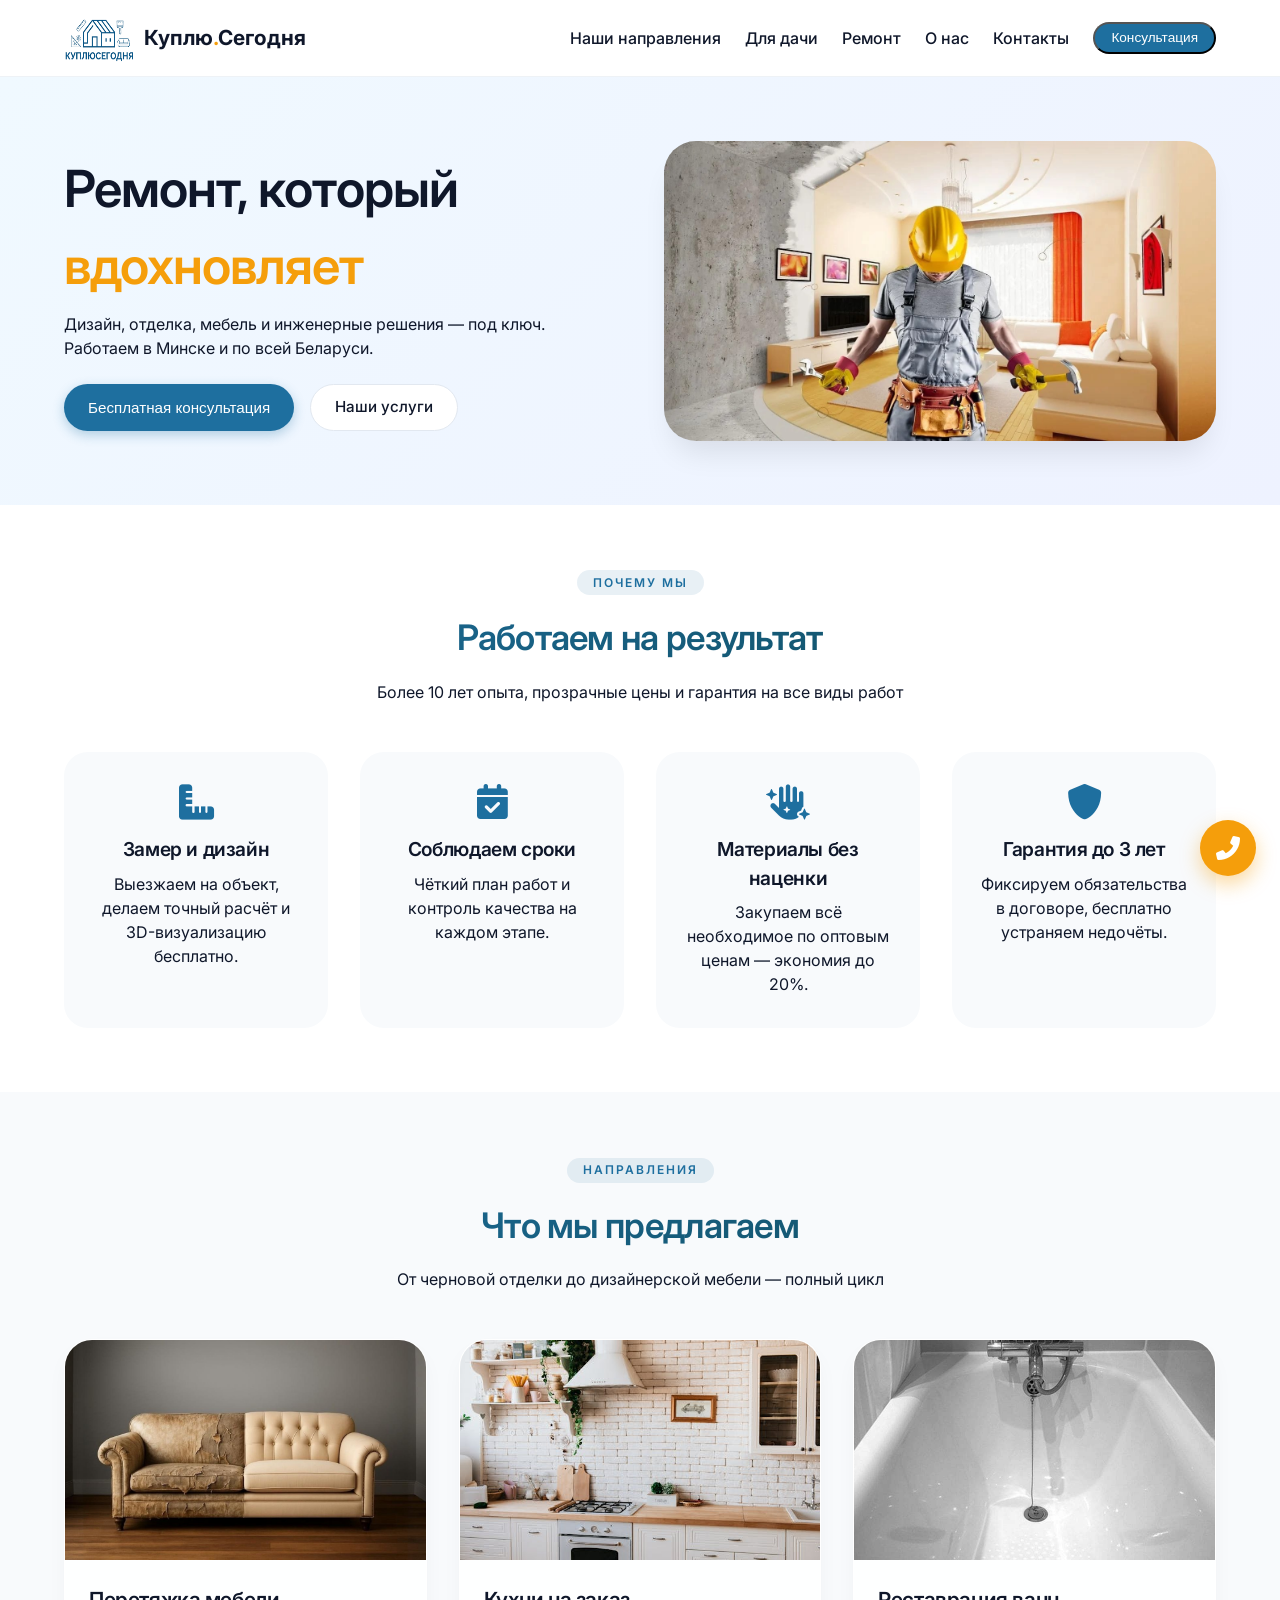
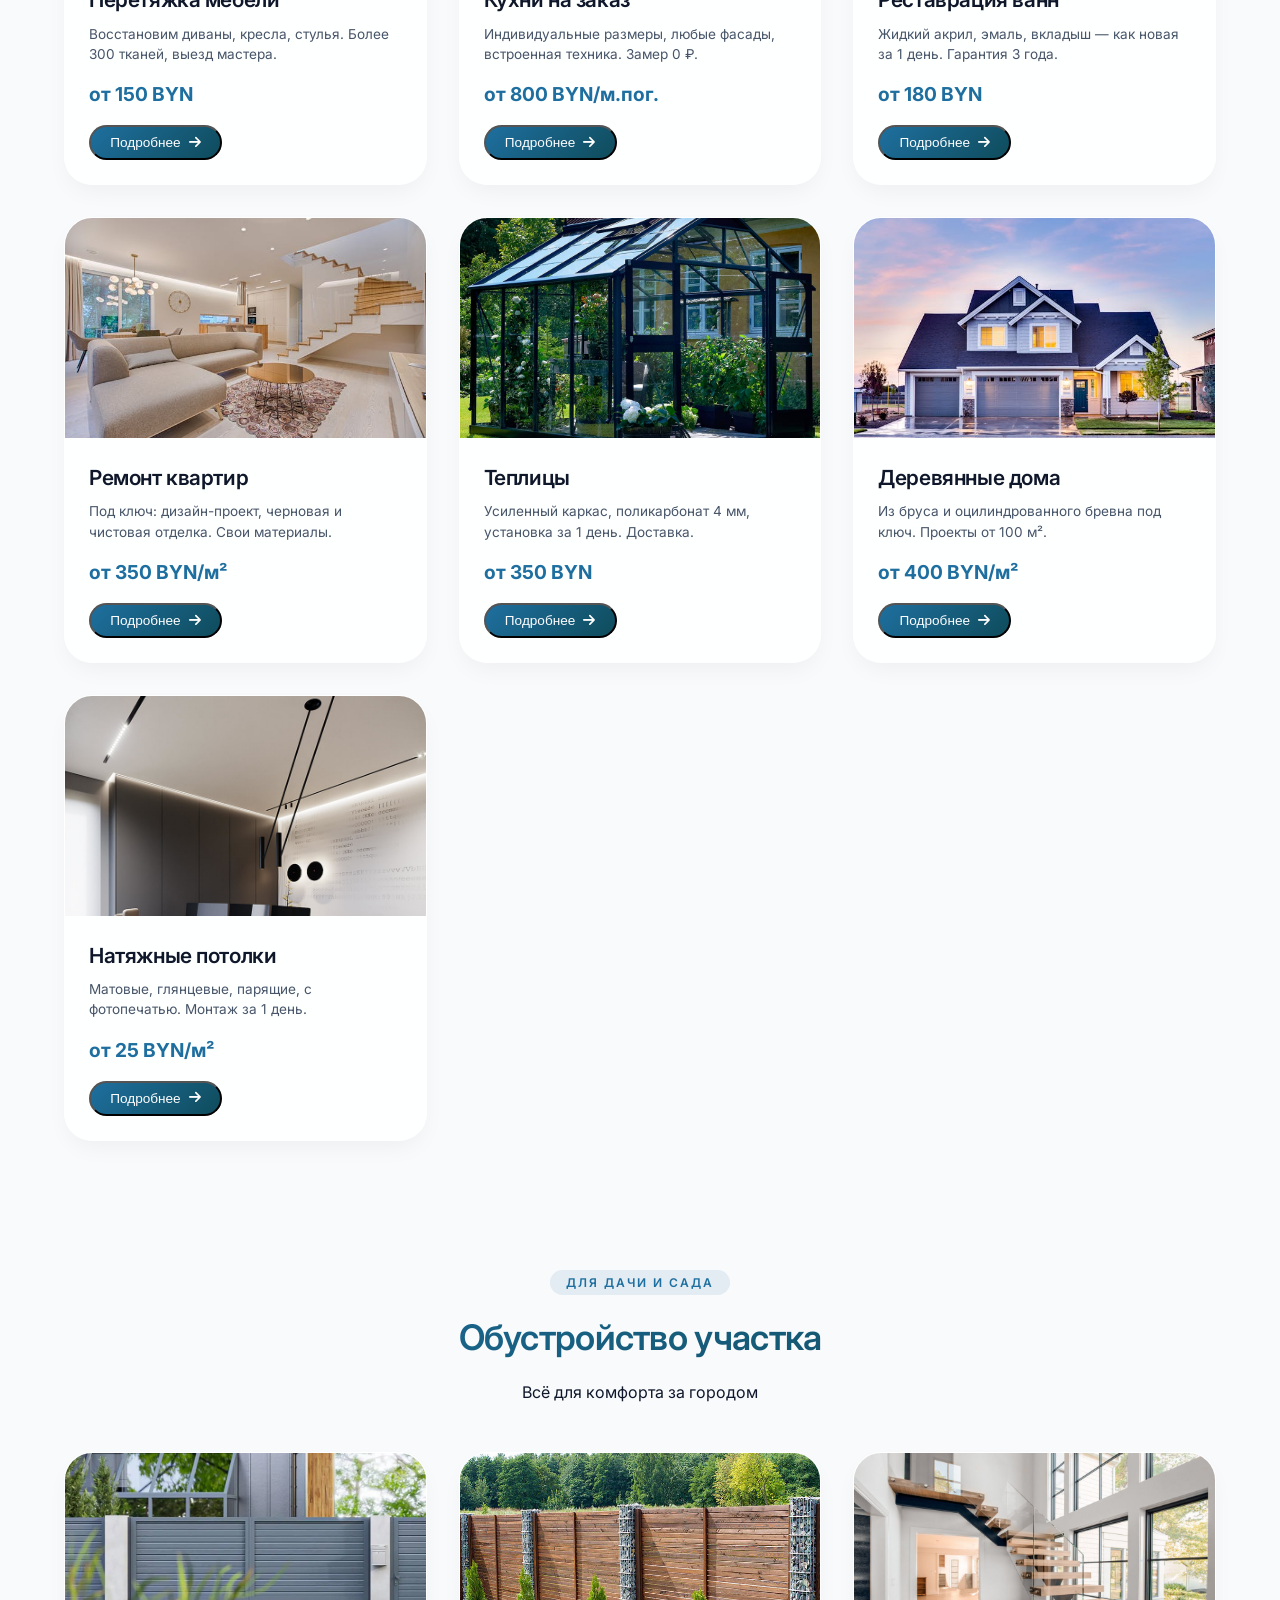
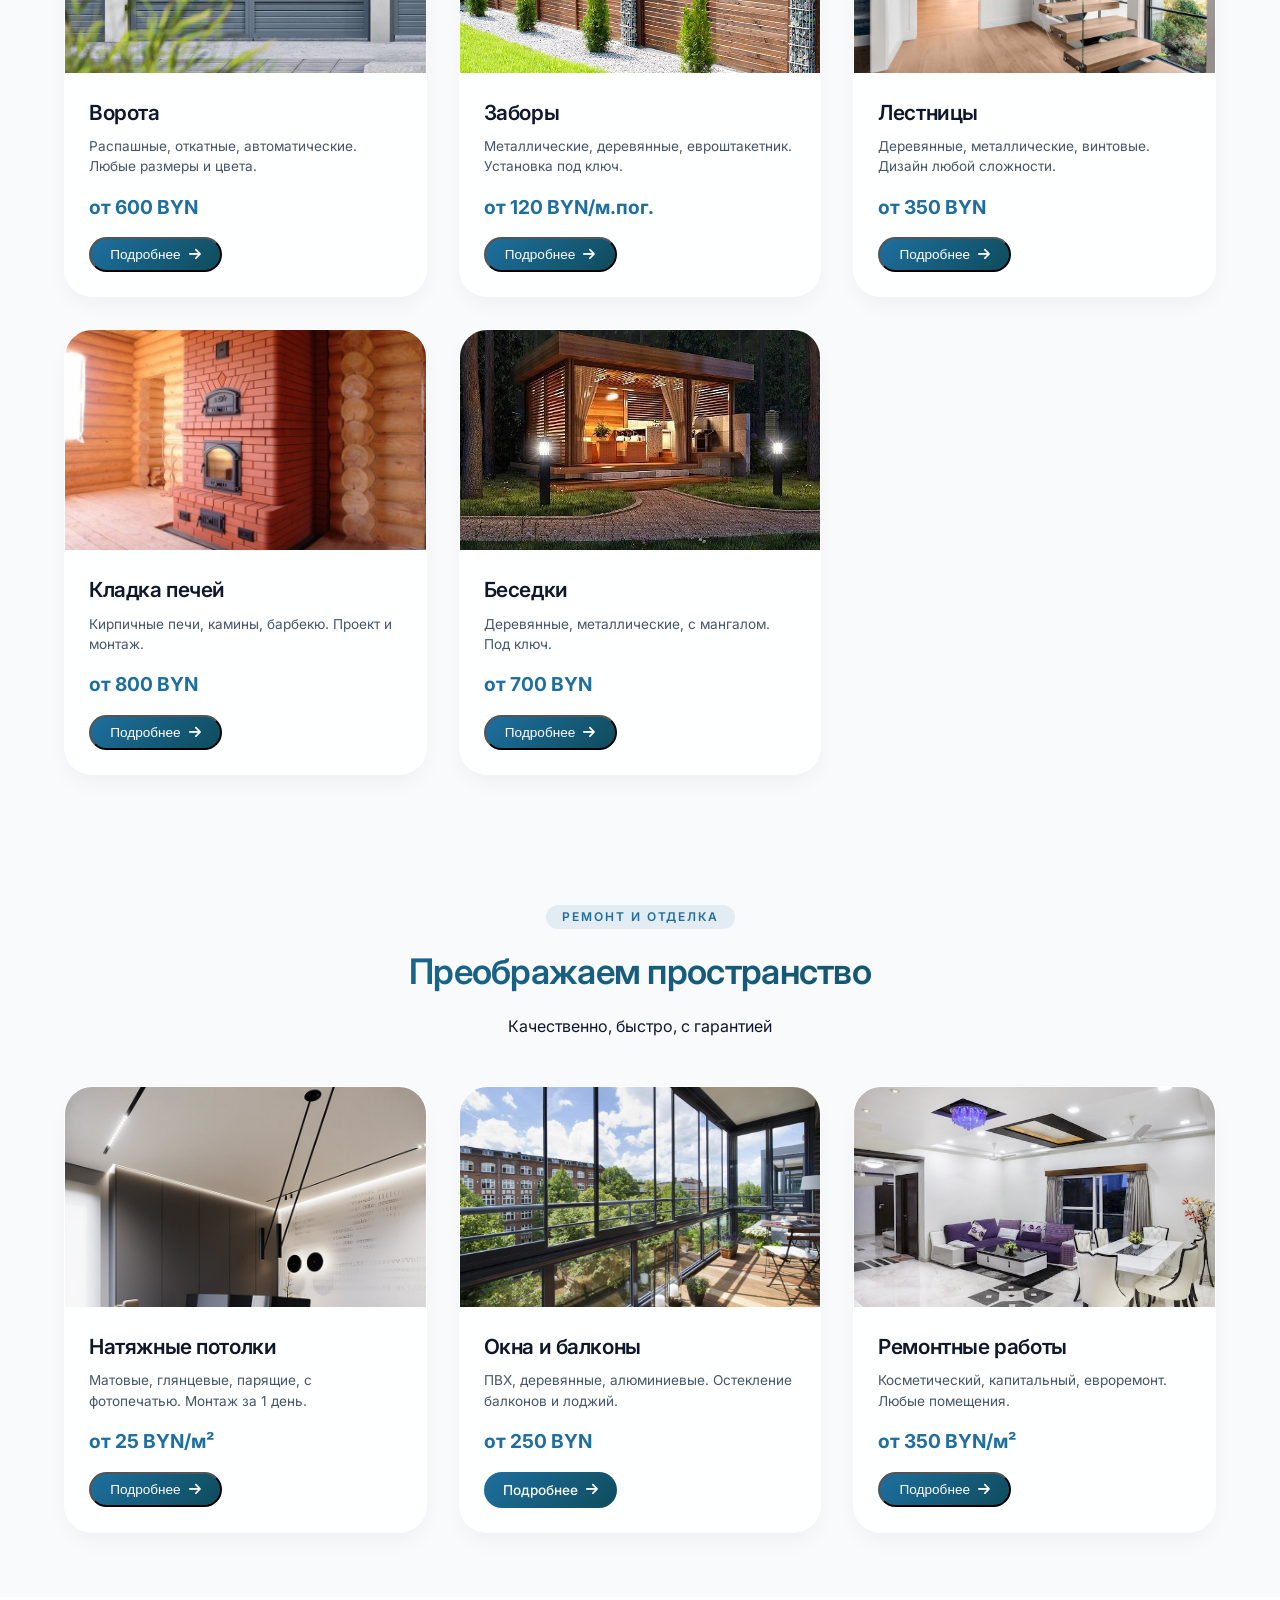
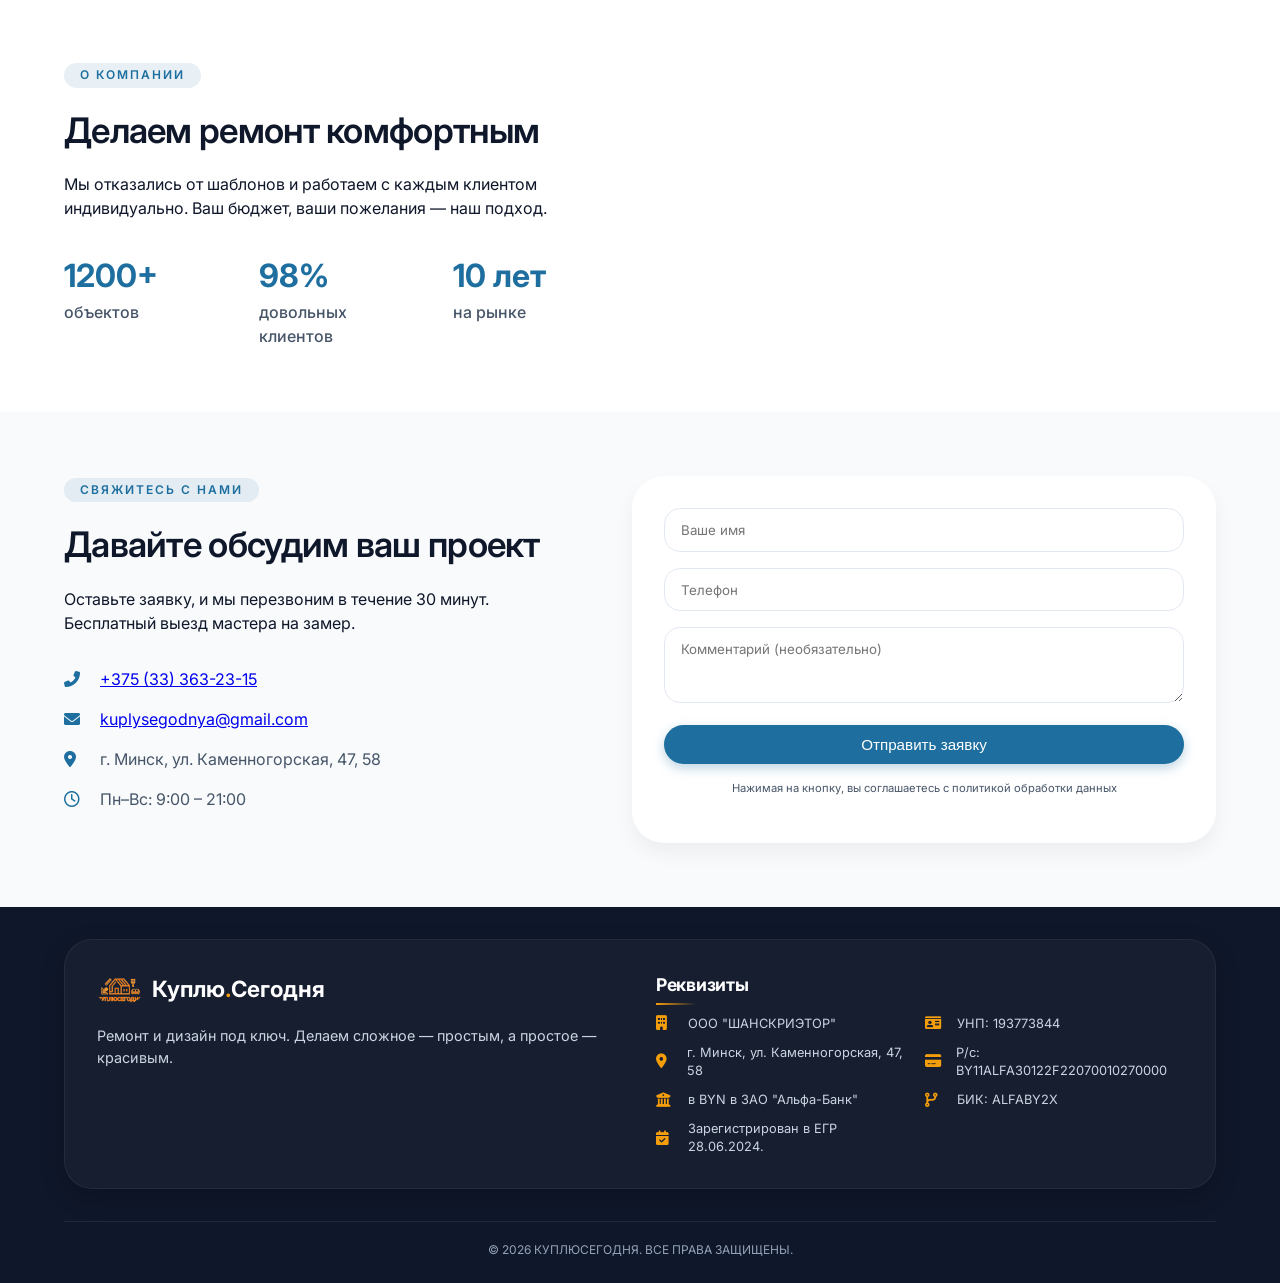
<file: index.html>
<!DOCTYPE html>
<html lang="ru" itemscope itemtype="http://schema.org/WebPage">
<head>
  <meta charset="UTF-8">
  <meta name="robots" content="index, follow">
  <meta name="viewport" content="width=device-width, initial-scale=1.0">
  <title>КуплюСегодня — Ремонт, мебель, дача под ключ в Минске</title>
  <meta name="description" content="Все для ремонта и дачи в Минске: услуги сантехники, реставрация ванн, мебель на заказ, ворота, заборы, теплицы. Работаем по всей Беларуси.">
  <meta name="keywords" content="ремонт квартир, дома, офисы, Минск, пиломатериалы, реставрация ванн, жалюзи, перетяжка мебели">
  <link rel="canonical" href="https://kuplysegodnya.by/">
  <meta property="og:title" content="КуплюСегодня — Ремонт, мебель, дача под ключ">
  <meta property="og:description" content="Все для ремонта вашего дома в Минске и Минской области. Услуги по сантехническим работам, реставрации ванн, продажа пиломатериалов.">
  <meta property="og:image" content="https://kuplysegodnya.by/img/main-bg.jpg">
  <meta property="og:type" content="website">
  <meta property="og:url" content="https://kuplysegodnya.by/">
  <meta property="og:site_name" content="КуплюСегодня — всё для ремонта">
  
  <link rel="shortcut icon" href="img/logo.png">
  <link rel="apple-touch-icon" href="img/logo.png">
  
  <link href="https://fonts.googleapis.com/css2?family=Inter:opsz,wght@14..32,300;400;500;600;700&display=swap" rel="stylesheet">
  <link rel="stylesheet" href="https://cdnjs.cloudflare.com/ajax/libs/font-awesome/6.0.0-beta3/css/all.min.css">
  <link rel="stylesheet" href="css/style.css">
</head>
<body>
<div class="wrapper">
  <header class="header">
    <div class="header__inner">
      <a href="/" class="logo">
        <img src="img/logo.png" alt="КуплюСегодня" width="70" height="50" loading="lazy">
        <span>Куплю<span class="dot">.</span>Сегодня</span>
      </a>
      <nav class="nav">
        <button class="nav__toggle" id="navToggle" aria-label="Меню"><i class="fas fa-bars"></i></button>
        <ul class="nav__list" id="navList">
          <li><a href="#services-main">Наши направления</a></li>
          <li><a href="#dacha">Для дачи</a></li>
          <li><a href="#remont">Ремонт</a></li>
          <li><a href="#about">О нас</a></li>
          <li><a href="#contacts">Контакты</a></li>
          <li><button class="btn--small" data-open-modal>Консультация</button></li>
        </ul>
      </nav>
    </div>
  </header>

  <main>
    <section class="hero">
      <div class="container hero__inner">
        <div class="hero__content">
          <h1>Ремонт, который <span class="accent">вдохновляет</span></h1>
          <p>Дизайн, отделка, мебель и инженерные решения — под ключ. Работаем в Минске и по всей Беларуси.</p>
          <div class="hero__buttons">
            <button class="btn btn--primary" data-open-modal>Бесплатная консультация</button>
            <a href="#services-main" class="btn btn--outline">Наши услуги</a>
          </div>
        </div>
        <div class="hero__image"></div>
      </div>
    </section>

    <section class="benefits">
      <div class="container">
        <div class="section-header">
          <span class="section-tag">Почему мы</span>
          <h2>Работаем на результат</h2>
          <p>Более 10 лет опыта, прозрачные цены и гарантия на все виды работ</p>
        </div>
        <div class="benefits__grid">
          <div class="benefit-card"><i class="fas fa-ruler-combined"></i><h3>Замер и дизайн</h3><p>Выезжаем на объект, делаем точный расчёт и 3D-визуализацию бесплатно.</p></div>
          <div class="benefit-card"><i class="fas fa-calendar-check"></i><h3>Соблюдаем сроки</h3><p>Чёткий план работ и контроль качества на каждом этапе.</p></div>
          <div class="benefit-card"><i class="fas fa-hand-sparkles"></i><h3>Материалы без наценки</h3><p>Закупаем всё необходимое по оптовым ценам — экономия до 20%.</p></div>
          <div class="benefit-card"><i class="fas fa-shield-alt"></i><h3>Гарантия до 3 лет</h3><p>Фиксируем обязательства в договоре, бесплатно устраняем недочёты.</p></div>
        </div>
      </div>
    </section>

    <section class="services" id="services-main">
      <div class="container">
        <div class="section-header">
          <span class="section-tag">Направления</span>
          <h2>Что мы предлагаем</h2>
          <p>От черновой отделки до дизайнерской мебели — полный цикл</p>
        </div>
        <div class="glass-grid" id="servicesGrid"></div>
      </div>
    </section>

    <section class="services alt-bg" id="dacha">
      <div class="container">
        <div class="section-header">
          <span class="section-tag">Для дачи и сада</span>
          <h2>Обустройство участка</h2>
          <p>Всё для комфорта за городом</p>
        </div>
        <div class="glass-grid" id="dachaGrid"></div>
      </div>
    </section>

    <section class="services" id="remont">
      <div class="container">
        <div class="section-header">
          <span class="section-tag">Ремонт и отделка</span>
          <h2>Преображаем пространство</h2>
          <p>Качественно, быстро, с гарантией</p>
        </div>
        <div class="glass-grid" id="remontGrid"></div>
      </div>
    </section>

    <section class="stats" id="about">
      <div class="container stats__inner">
        <div class="stats__content">
          <span class="section-tag">О компании</span>
          <h2>Делаем ремонт комфортным</h2>
          <p>Мы отказались от шаблонов и работаем с каждым клиентом индивидуально. Ваш бюджет, ваши пожелания — наш подход.</p>
          <div class="stats__numbers"><div><span>1200+</span> объектов</div><div><span>98%</span> довольных клиентов</div><div><span>10 лет</span> на рынке</div></div>
        </div>
        <div class="stats__image"></div>
      </div>
    </section>

    <section class="contact" id="contacts">
      <div class="container contact__inner">
        <div class="contact__info">
          <span class="section-tag">Свяжитесь с нами</span>
          <h2>Давайте обсудим ваш проект</h2>
          <p>Оставьте заявку, и мы перезвоним в течение 30 минут. Бесплатный выезд мастера на замер.</p>
          <ul class="contact__list">
            <li><i class="fas fa-phone-alt"></i> <a href="tel:+375333632315">+375 (33) 363-23-15</a></li>
            <li><i class="fas fa-envelope"></i> <a href="mailto:kuplysegodnya@gmail.com">kuplysegodnya@gmail.com</a></li>
            <li><i class="fas fa-map-marker-alt"></i> г. Минск, ул. Каменногорская, 47, 58</li>
            <li><i class="far fa-clock"></i> Пн–Вс: 9:00 – 21:00</li>
          </ul>
        </div>
        <div class="contact__form">
          <form id="callbackForm" class="form">
            <div class="form__group"><input type="text" name="name" placeholder="Ваше имя" required></div>
            <div class="form__group"><input type="tel" name="phone" placeholder="Телефон" required></div>
            <div class="form__group"><textarea name="message" rows="3" placeholder="Комментарий (необязательно)"></textarea></div>
            <button type="submit" class="btn btn--primary btn--full">Отправить заявку</button>
            <p class="form__note">Нажимая на кнопку, вы соглашаетесь с политикой обработки данных</p>
          </form>
        </div>
      </div>
    </section>
  </main>

  <footer class="footer footer--card">
    <div class="container">
      <div class="footer__card">
        <div class="footer__row">
          <div class="footer__brand">
            <a href="/" class="logo">
              <img src="img/logo_foot.png" width="45" alt="КуплюСегодня">
              <span>Куплю<span class="dot">.</span>Сегодня</span>
            </a>
            <p>Ремонт и дизайн под ключ. Делаем сложное — простым, а простое — красивым.</p>
          </div>
          <div class="footer__requisites-box">
            <h4>Реквизиты</h4>
            <div class="requisites-grid">
              <div><i class="fas fa-building"></i> ООО "ШАНСКРИЭТОР"</div>
              <div><i class="fas fa-id-card"></i> УНП: 193773844</div>
              <div><i class="fas fa-map-marker-alt"></i> г. Минск, ул. Каменногорская, 47, 58</div>
              <div><i class="fas fa-credit-card"></i> Р/с: BY11ALFA30122F22070010270000</div>
              <div><i class="fas fa-university"></i> в BYN в ЗАО "Альфа-Банк"</div>
              <div><i class="fas fa-code-branch"></i> БИК: ALFABY2X</div>
              <div><i class="fas fa-calendar-check"></i> Зарегистрирован в ЕГР 28.06.2024.</div>
            </div>
          </div>
        </div>
      </div>
      <div class="footer__copyright">© 2026 КУПЛЮСЕГОДНЯ. ВСЕ ПРАВА ЗАЩИЩЕНЫ.</div>
    </div>
  </footer>
  <!-- Модальное окно с комментарием -->
  <div class="modal" id="callbackModal">
    <div class="modal__content">
      <button class="modal__close">&times;</button>
      <h3>Заказать консультацию</h3>
      <form id="modalForm">
        <input type="text" name="name" placeholder="Ваше имя" required>
        <input type="tel" name="phone" placeholder="Телефон" required>
        <textarea name="comment" rows="3" placeholder="Комментарий / пожелания (необязательно)"></textarea>
        <button type="submit" class="btn btn--primary btn--full">Перезвоните мне</button>
      </form>
    </div>
  </div>

  <button class="floating-callback" data-open-modal aria-label="Позвонить"><i class="fas fa-phone-alt"></i></button>
</div>

<script src="js/script.js"></script>
</body>
</html>
</file>
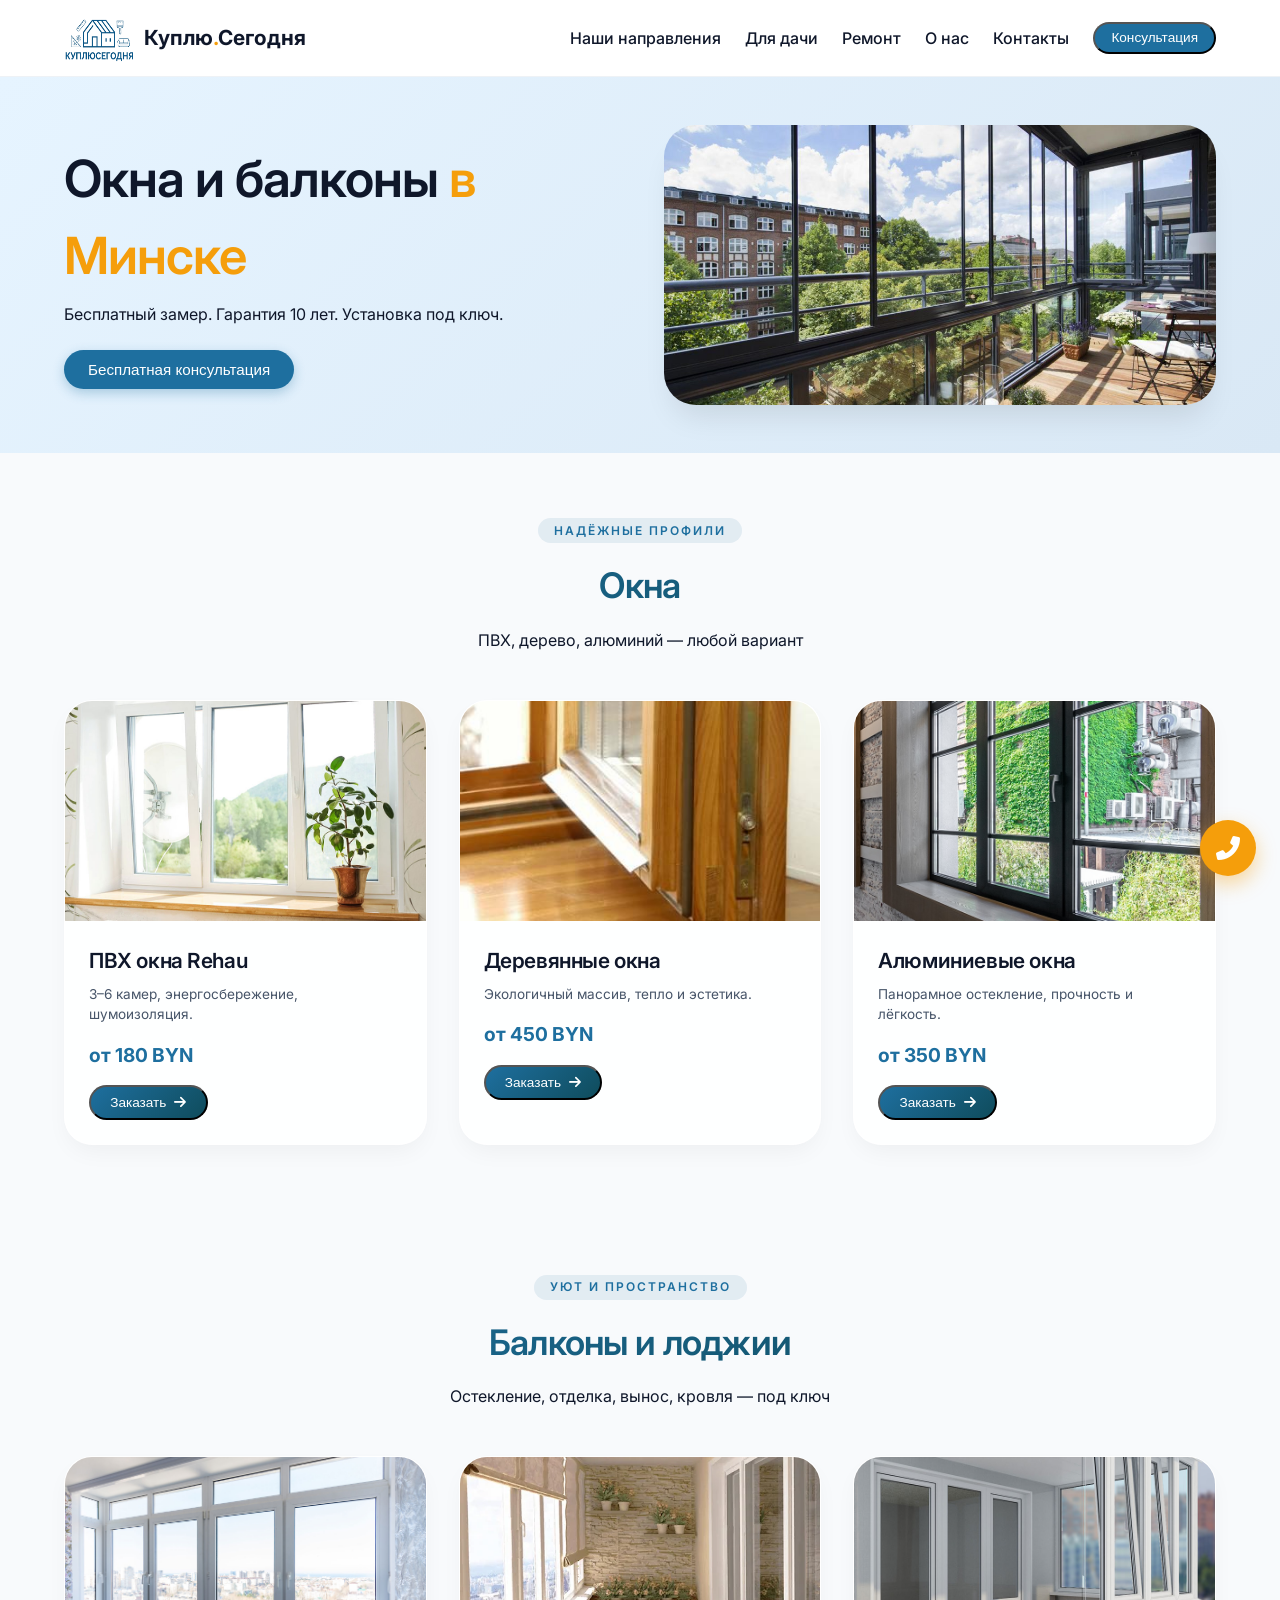
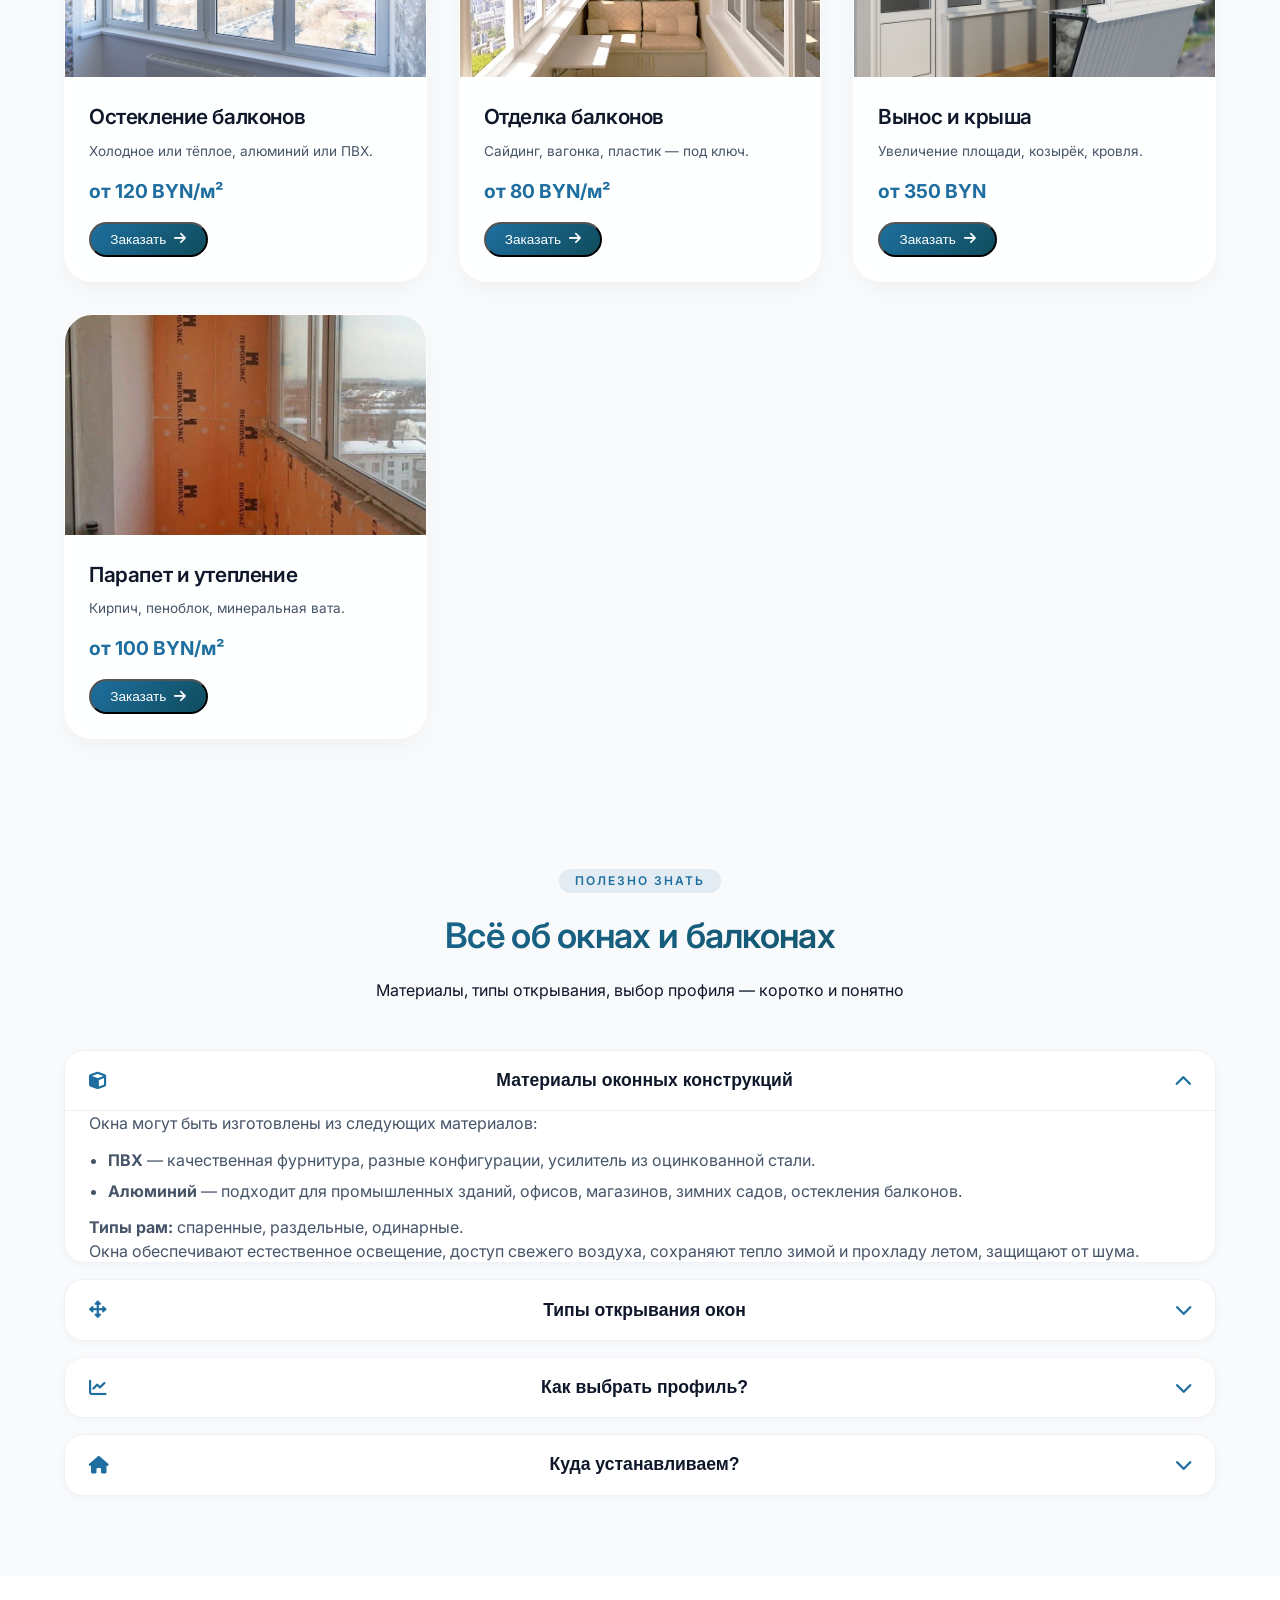
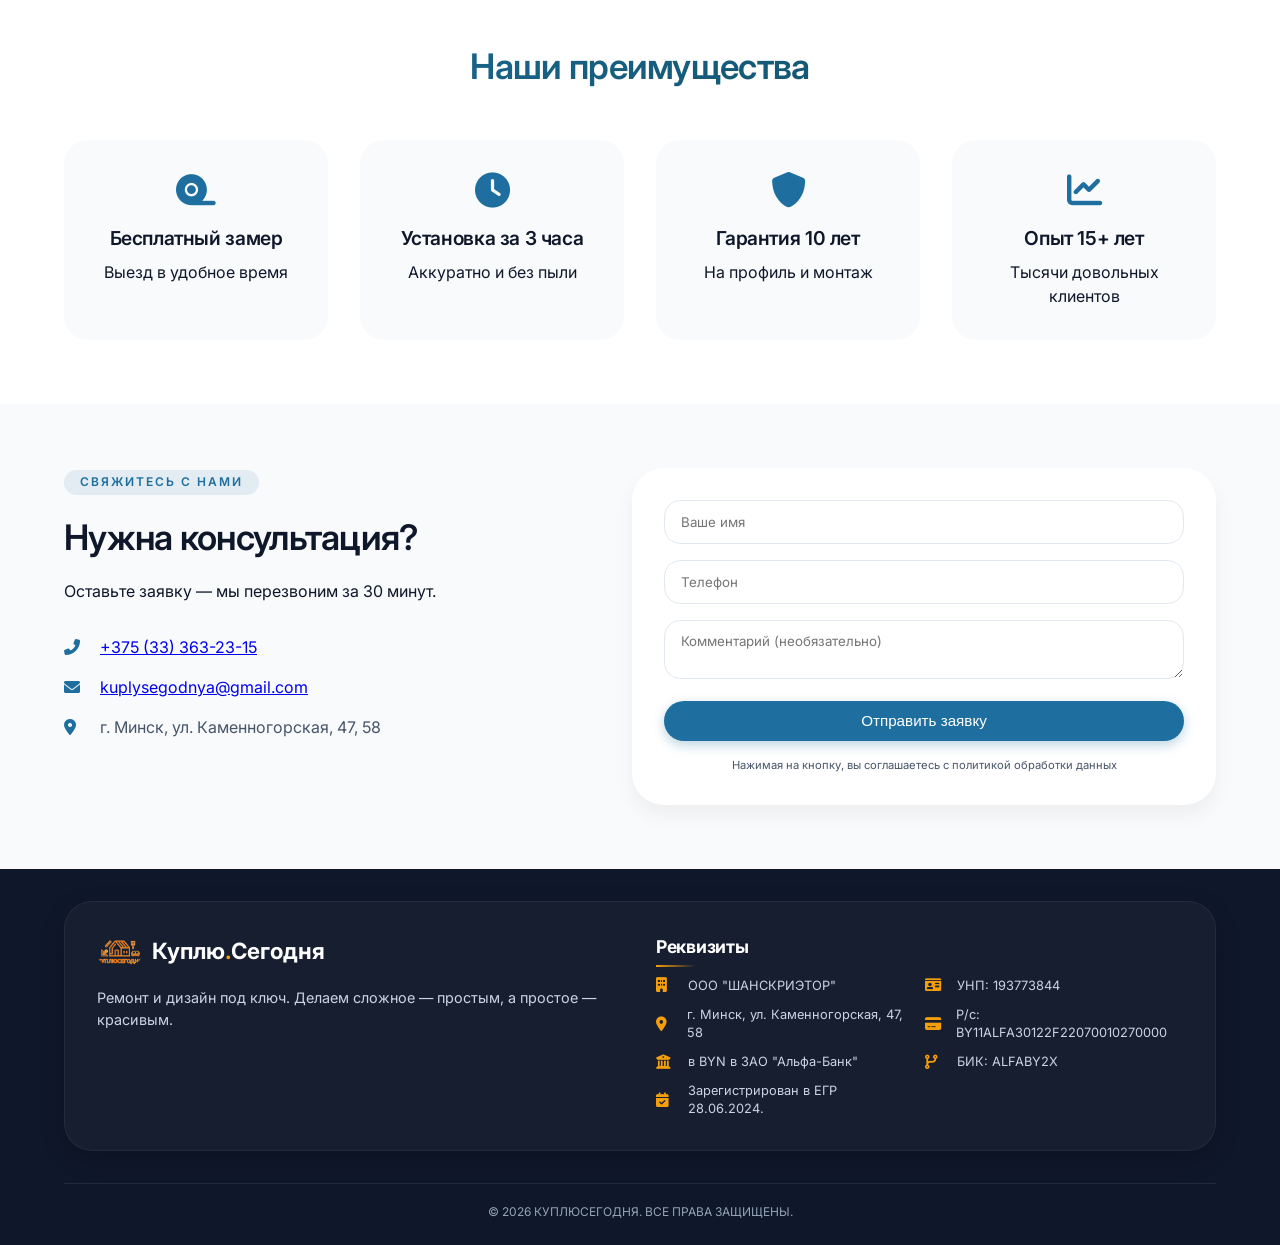
<file: okna.html>
<!DOCTYPE html>
<html lang="ru">
<head>
  <meta charset="UTF-8">
  <meta name="viewport" content="width=device-width, initial-scale=1.0">
  <title>Окна и балконы — КуплюСегодня</title>
  <meta name="description" content="Окна ПВХ, деревянные, алюминиевые. Остекление и отделка балконов в Минске. Бесплатный замер, гарантия.">
  <link rel="icon" href="img/logo.png">
  <link href="https://fonts.googleapis.com/css2?family=Inter:opsz,wght@300;400;500;600;700&display=swap" rel="stylesheet">
  <link rel="stylesheet" href="https://cdnjs.cloudflare.com/ajax/libs/font-awesome/6.0.0-beta3/css/all.min.css">
  <link rel="stylesheet" href="css/style.css">
  <style>
    .service-hero {
      background: linear-gradient(135deg, #e6f4ff, #d9e8f5);
      padding: 3rem 0;
    }
    .service-hero__inner {
      display: flex;
      align-items: center;
      gap: 3rem;
      flex-wrap: wrap;
    }
    .service-hero__content { flex: 1; }
    .service-hero__image {
      flex: 1;
      min-height: 280px;
      background: url('img/okna&balk.jpg') center/cover no-repeat;
      border-radius: 32px;
      box-shadow: 0 20px 30px -10px rgba(0,0,0,0.1);
    }
    @media (max-width: 640px) {
      .service-hero__inner { flex-direction: column; text-align: center; }
    }

    /* Аккордеон с плавным раскрытием */
    .accordion-item {
      background: white;
      border-radius: 20px;
      margin-bottom: 1rem;
      overflow: hidden;
      box-shadow: 0 2px 8px rgba(0,0,0,0.03);
      border: 1px solid #eef2f6;
    }
    .accordion-header {
      width: 100%;
      display: flex;
      justify-content: space-between;
      align-items: center;
      gap: 1rem;
      padding: 1.2rem 1.5rem;
      background: white;
      border: none;
      font-size: 1.1rem;
      font-weight: 600;
      color: var(--text-dark);
      cursor: pointer;
      transition: background 0.2s;
      text-align: left;
    }
    .accordion-header:hover { background: #f8fafc; }
    .accordion-header i:first-child { color: var(--primary); width: 24px; }
    .accordion-icon { transition: transform 0.3s; color: var(--primary); }
    .accordion-header.active .accordion-icon { transform: rotate(180deg); }
    .accordion-body {
      max-height: 0;
      opacity: 0;
      overflow: hidden;
      padding: 0 1.5rem;
      color: var(--text-muted);
      line-height: 1.5;
      transition: max-height 0.4s ease-out, opacity 0.3s ease, padding 0.3s ease;
      border-top: none;
    }
    .accordion-body.show {
      max-height: 1000px;
      opacity: 1;
      padding: 0 1.5rem 1.2rem 1.5rem;
      border-top: 1px solid #eef2f6;
    }
    .accordion-body ul, .accordion-body ol { margin: 0.8rem 0 0.8rem 1.2rem; }
    .accordion-body li { margin-bottom: 0.4rem; }
    @media (max-width: 640px) {
      .accordion-header { padding: 1rem; font-size: 1rem; }
      .accordion-body.show { padding: 0 1rem 1rem 1rem; }
    }
  </style>
</head>
<body>
<div class="wrapper">
  <header class="header">
    <div class="header__inner">
      <a href="/" class="logo">
        <img src="img/logo.png" alt="КуплюСегодня" width="70" height="50" loading="lazy">
        <span>Куплю<span class="dot">.</span>Сегодня</span>
      </a>
      <nav class="nav">
        <button class="nav__toggle" id="navToggle" aria-label="Меню"><i class="fas fa-bars"></i></button>
        <ul class="nav__list" id="navList">
          <li><a href="/#services-main">Наши направления</a></li>
          <li><a href="/#dacha">Для дачи</a></li>
          <li><a href="/#remont">Ремонт</a></li>
          <li><a href="/#about">О нас</a></li>
          <li><a href="/#contacts">Контакты</a></li>
          <li><button class="btn--small" data-open-modal>Консультация</button></li>
        </ul>
      </nav>
    </div>
  </header>

  <main>
    <section class="service-hero">
      <div class="container service-hero__inner">
        <div class="service-hero__content">
          <h1>Окна и балконы <span class="accent">в Минске</span></h1>
          <p>Бесплатный замер. Гарантия 10 лет. Установка под ключ.</p>
          <div class="hero__buttons" style="margin-top: 1.5rem;">
            <button class="btn btn--primary" data-open-modal>Бесплатная консультация</button>
          </div>
        </div>
        <div class="service-hero__image"></div>
      </div>
    </section>

    <section class="services">
      <div class="container">
        <div class="section-header">
          <span class="section-tag">Надёжные профили</span>
          <h2>Окна</h2>
          <p>ПВХ, дерево, алюминий — любой вариант</p>
        </div>
        <div class="glass-grid" id="windowsGrid"></div>
      </div>
    </section>

    <section class="services alt-bg">
      <div class="container">
        <div class="section-header">
          <span class="section-tag">Уют и пространство</span>
          <h2>Балконы и лоджии</h2>
          <p>Остекление, отделка, вынос, кровля — под ключ</p>
        </div>
        <div class="glass-grid" id="balconyGrid"></div>
      </div>
    </section>

    <section class="services" id="details">
      <div class="container">
        <div class="section-header">
          <span class="section-tag">Полезно знать</span>
          <h2>Всё об окнах и балконах</h2>
          <p>Материалы, типы открывания, выбор профиля — коротко и понятно</p>
        </div>
        <div class="accordion" id="accordion">
          <div class="accordion-item">
            <button class="accordion-header"><i class="fas fa-cube"></i> Материалы оконных конструкций <i class="fas fa-chevron-down accordion-icon"></i></button>
            <div class="accordion-body">
              <p>Окна могут быть изготовлены из следующих материалов:</p>
              <ul><li><strong>ПВХ</strong> — качественная фурнитура, разные конфигурации, усилитель из оцинкованной стали.</li><li><strong>Алюминий</strong> — подходит для промышленных зданий, офисов, магазинов, зимних садов, остекления балконов.</li></ul>
              <p><strong>Типы рам:</strong> спаренные, раздельные, одинарные.</p>
              <p>Окна обеспечивают естественное освещение, доступ свежего воздуха, сохраняют тепло зимой и прохладу летом, защищают от шума.</p>
            </div>
          </div>
          <div class="accordion-item">
            <button class="accordion-header"><i class="fas fa-arrows-alt"></i> Типы открывания окон <i class="fas fa-chevron-down accordion-icon"></i></button>
            <div class="accordion-body">
              <ul><li><strong>Откидные</strong> — вертикальное проветривание, компактные размеры.</li><li><strong>Поворотные</strong> — удобны, просты в использовании, подходят для любых помещений.</li><li><strong>Поворотно-откидные</strong> — самый распространённый тип, открываются в разных вариантах.</li><li><strong>Глухие</strong> — плотное закрытие, идеальны для боковых стенок балкона, подъездов, террас.</li><li><strong>Раздвижные</strong> — для балконов и лоджий, герметичные стыки, отталкивают холод.</li></ul>
            </div>
          </div>
          <div class="accordion-item">
            <button class="accordion-header"><i class="fas fa-chart-line"></i> Как выбрать профиль? <i class="fas fa-chevron-down accordion-icon"></i></button>
            <div class="accordion-body">
              <p><strong>Классы профилей:</strong></p>
              <ul><li><strong>Класс А</strong> — качество, максимальная теплоизоляция, приемлемая цена.</li><li><strong>Класс В</strong> — устойчивость, надёжность, низкая цена.</li><li><strong>Класс С</strong> — подвергаются деформации, менее устойчивы.</li></ul>
              <p><strong>На что обращать внимание:</strong> однородность, ширина, толщина конструкции, количество воздушных камер и стеклопакетов.</p>
              <p><strong>Качества хорошего профиля:</strong> надёжность, неординарный дизайн, экологичность, цветовая стойкость, доступная цена, долгий срок службы, шумоизоляция.</p>
              <p>Наша компания работает только с проверенными производителями (Rehau и др.). Поможем подобрать идеальный профиль под ваше помещение.</p>
            </div>
          </div>
          <div class="accordion-item">
            <button class="accordion-header"><i class="fas fa-home"></i> Куда устанавливаем? <i class="fas fa-chevron-down accordion-icon"></i></button>
            <div class="accordion-body">
              <p>Подбираем конструкцию в зависимости от помещения:</p>
              <ul><li>Для неотапливаемых помещений (летняя кухня, веранда, беседка) — 1-камерный стеклопакет.</li><li>Для детских учреждений — двухкамерные стеклопакеты (тепло + шумоизоляция).</li></ul>
              <p><strong>Где устанавливаем:</strong> балконы, лоджии, балконные блоки, летние домики, террасы.</p>
              <p>Монтаж доверьте профессионалам — мы делаем аккуратно, с гарантией. Самостоятельная установка часто приводит к дефектам и дополнительным расходам.</p>
            </div>
          </div>
        </div>
      </div>
    </section>

    <section class="benefits">
      <div class="container">
        <div class="section-header"><h2>Наши преимущества</h2></div>
        <div class="benefits__grid">
          <div class="benefit-card"><i class="fas fa-tape"></i><h3>Бесплатный замер</h3><p>Выезд в удобное время</p></div>
          <div class="benefit-card"><i class="fas fa-clock"></i><h3>Установка за 3 часа</h3><p>Аккуратно и без пыли</p></div>
          <div class="benefit-card"><i class="fas fa-shield-alt"></i><h3>Гарантия 10 лет</h3><p>На профиль и монтаж</p></div>
          <div class="benefit-card"><i class="fas fa-chart-line"></i><h3>Опыт 15+ лет</h3><p>Тысячи довольных клиентов</p></div>
        </div>
      </div>
    </section>

    <section class="contact" id="contacts">
      <div class="container contact__inner">
        <div class="contact__info">
          <span class="section-tag">Свяжитесь с нами</span>
          <h2>Нужна консультация?</h2>
          <p>Оставьте заявку — мы перезвоним за 30 минут.</p>
          <ul class="contact__list">
            <li><i class="fas fa-phone-alt"></i> <a href="tel:+375333632315">+375 (33) 363-23-15</a></li>
            <li><i class="fas fa-envelope"></i> <a href="mailto:kuplysegodnya@gmail.com">kuplysegodnya@gmail.com</a></li>
            <li><i class="fas fa-map-marker-alt"></i> г. Минск, ул. Каменногорская, 47, 58</li>
          </ul>
        </div>
        <div class="contact__form">
          <form id="windowsForm" class="form">
            <div class="form__group"><input type="text" name="name" placeholder="Ваше имя" required></div>
            <div class="form__group"><input type="tel" name="phone" placeholder="Телефон" required></div>
            <div class="form__group"><textarea name="message" rows="2" placeholder="Комментарий (необязательно)"></textarea></div>
            <button type="submit" class="btn btn--primary btn--full">Отправить заявку</button>
            <p class="form__note">Нажимая на кнопку, вы соглашаетесь с политикой обработки данных</p>
          </form>
        </div>
      </div>
    </section>
  </main>

  <footer class="footer footer--card">
    <div class="container">
      <div class="footer__card">
        <div class="footer__row">
          <div class="footer__brand">
            <a href="/" class="logo">
              <img src="img/logo_foot.png" width="45" alt="КуплюСегодня">
              <span>Куплю<span class="dot">.</span>Сегодня</span>
            </a>
            <p>Ремонт и дизайн под ключ. Делаем сложное — простым, а простое — красивым.</p>
          </div>
          <div class="footer__requisites-box">
            <h4>Реквизиты</h4>
            <div class="requisites-grid">
              <div><i class="fas fa-building"></i> ООО "ШАНСКРИЭТОР"</div>
              <div><i class="fas fa-id-card"></i> УНП: 193773844</div>
              <div><i class="fas fa-map-marker-alt"></i> г. Минск, ул. Каменногорская, 47, 58</div>
              <div><i class="fas fa-credit-card"></i> Р/с: BY11ALFA30122F22070010270000</div>
              <div><i class="fas fa-university"></i> в BYN в ЗАО "Альфа-Банк"</div>
              <div><i class="fas fa-code-branch"></i> БИК: ALFABY2X</div>
              <div><i class="fas fa-calendar-check"></i> Зарегистрирован в ЕГР 28.06.2024.</div>
            </div>
          </div>
        </div>
      </div>
      <div class="footer__copyright">© 2026 КУПЛЮСЕГОДНЯ. ВСЕ ПРАВА ЗАЩИЩЕНЫ.</div>
    </div>
  </footer>

  <!-- Модальное окно с комментарием -->
  <div class="modal" id="callbackModal">
    <div class="modal__content">
      <button class="modal__close">&times;</button>
      <h3>Заказать консультацию</h3>
      <form id="modalForm">
        <input type="text" name="name" placeholder="Ваше имя" required>
        <input type="tel" name="phone" placeholder="Телефон" required>
        <textarea name="comment" rows="2" placeholder="Комментарий / пожелания (необязательно)"></textarea>
        <button type="submit" class="btn btn--primary btn--full">Перезвоните мне</button>
      </form>
    </div>
  </div>
  <button class="floating-callback" data-open-modal aria-label="Позвонить"><i class="fas fa-phone-alt"></i></button>
</div>

<script src="js/script.js"></script>
<script>
  const windowsData = [
    { title: 'ПВХ окна Rehau', desc: '3–6 камер, энергосбережение, шумоизоляция.', price: 'от 180 BYN', img: 'img/okna-pvh.jpg' },
    { title: 'Деревянные окна', desc: 'Экологичный массив, тепло и эстетика.', price: 'от 450 BYN', img: 'img/okna-derevo.jpg' },
    { title: 'Алюминиевые окна', desc: 'Панорамное остекление, прочность и лёгкость.', price: 'от 350 BYN', img: 'img/okna-al.jpg' }
  ];
  const balconyData = [
    { title: 'Остекление балконов', desc: 'Холодное или тёплое, алюминий или ПВХ.', price: 'от 120 BYN/м²', img: 'img/balkon-osteklenie.jpg' },
    { title: 'Отделка балконов', desc: 'Сайдинг, вагонка, пластик — под ключ.', price: 'от 80 BYN/м²', img: 'img/balkon-otdelka.png' },
    { title: 'Вынос и крыша', desc: 'Увеличение площади, козырёк, кровля.', price: 'от 350 BYN', img: 'img/balkon-vinos.jpg' },
    { title: 'Парапет и утепление', desc: 'Кирпич, пеноблок, минеральная вата.', price: 'от 100 BYN/м²', img: 'img/balkon-uteplenie.jpg' }
  ];
  function renderGrid(containerId, data) {
    const container = document.getElementById(containerId);
    if (!container) return;
    container.innerHTML = '';
    data.forEach(item => {
      const card = document.createElement('div');
      card.className = 'glass-card';
      card.innerHTML = `
        <div class="glass-card__img"><img src="${item.img}" alt="${item.title}" loading="lazy"></div>
        <div class="glass-card__content">
          <h3>${item.title}</h3>
          <p>${item.desc}</p>
          <div class="glass-card__price">${item.price}</div>
          <button class="glass-link" data-open-modal>Заказать <i class="fas fa-arrow-right"></i></button>
        </div>
      `;
      container.appendChild(card);
    });
    document.querySelectorAll('[data-open-modal]').forEach(btn => {
      btn.removeEventListener('click', window.openModalHandler);
      window.openModalHandler = () => { document.getElementById('callbackModal')?.classList.add('open'); };
      btn.addEventListener('click', window.openModalHandler);
    });
  }
  renderGrid('windowsGrid', windowsData);
  renderGrid('balconyGrid', balconyData);
  const accordionHeaders = document.querySelectorAll('.accordion-header');
  accordionHeaders.forEach(header => {
    header.addEventListener('click', () => {
      const body = header.nextElementSibling;
      const isActive = header.classList.contains('active');
      accordionHeaders.forEach(h => {
        h.classList.remove('active');
        if (h.nextElementSibling) {
          h.nextElementSibling.style.maxHeight = null;
          h.nextElementSibling.classList.remove('show');
        }
      });
      if (!isActive) {
        header.classList.add('active');
        if (body) {
          body.classList.add('show');
          body.style.maxHeight = body.scrollHeight + "px";
        }
      }
    });
  });
  if (accordionHeaders.length) accordionHeaders[0].click();
  const windowsForm = document.getElementById('windowsForm');
  if (windowsForm) {
    windowsForm.addEventListener('submit', (e) => {
      e.preventDefault();
      const name = windowsForm.querySelector('input[name="name"]')?.value || '';
      const phone = windowsForm.querySelector('input[name="phone"]')?.value || '';
      const comment = windowsForm.querySelector('textarea[name="message"]')?.value || '';
      alert(`Спасибо, ${name}! Наш специалист свяжется с вами по номеру ${phone}.${comment ? '\nКомментарий: ' + comment : ''}`);
      windowsForm.reset();
    });
  }
</script>
</body>
</html>
</file>
<file: css/style.css>
/* ========== RESET & VARIABLES ========== */
* {
  margin: 0;
  padding: 0;
  box-sizing: border-box;
}
body {
  font-family: 'Inter', sans-serif;
  background: #f8fafc;
  color: #0f172a;
  line-height: 1.5;
}
img {
  max-width: 100%;
  display: block;
}
:root {
  --primary: #1e6f9f;
  --primary-dark: #0f4c5c;
  --accent: #f59e0b;
  --text-dark: #0f172a;
  --text-muted: #475569;
  --bg-light: #f8fafc;
  --transition: all 0.3s ease;
  --container-max: 1200px;
}
.container {
  max-width: var(--container-max);
  margin: 0 auto;
  padding: 0 24px;
}

/* ========== TYPOGRAPHY ========== */
h1, h2, h3 {
  font-weight: 600;
  letter-spacing: -0.02em;
}
h1 {
  font-size: clamp(2rem, 5vw, 3.2rem);
  margin-bottom: 0.5rem;
}
h2 {
  font-size: clamp(1.8rem, 4vw, 2.2rem);
  margin-bottom: 1rem;
}
.section-header {
  text-align: center;
  margin-bottom: 3rem;
}
.section-header h2 {
  background: linear-gradient(135deg, var(--primary), var(--primary-dark));
  -webkit-background-clip: text;
  background-clip: text;
  color: transparent;
}
.section-tag {
  display: inline-block;
  font-size: 0.75rem;
  font-weight: 600;
  text-transform: uppercase;
  letter-spacing: 2px;
  color: var(--primary);
  background: rgba(30,111,159,0.1);
  padding: 0.2rem 1rem;
  border-radius: 30px;
  margin-bottom: 1rem;
}
.accent {
  color: var(--accent);
}

/* ========== BUTTONS ========== */
.btn {
  display: inline-flex;
  align-items: center;
  justify-content: center;
  gap: 8px;
  padding: 0.7rem 1.5rem;
  font-weight: 500;
  border-radius: 40px;
  transition: var(--transition);
  cursor: pointer;
  border: none;
  font-size: 0.95rem;
  text-decoration: none;
}
.btn--primary {
  background: var(--primary);
  color: white;
  box-shadow: 0 4px 12px rgba(30,111,159,0.3);
}
.btn--primary:hover {
  background: var(--primary-dark);
  transform: translateY(-2px);
}
.btn--outline {
  border: 1px solid #e2e8f0;
  background: white;
  color: var(--text-dark);
}
.btn--outline:hover {
  border-color: var(--primary);
  background: rgba(30,111,159,0.05);
}
.btn--small {
  background: var(--primary);
  color: white;
  padding: 0.4rem 1rem;
  border-radius: 30px;
  font-size: 0.85rem;
}
.btn--full {
  width: 100%;
}

/* ========== HEADER ========== */
.header {
  background: white;
  border-bottom: 1px solid #eef2f6;
  position: sticky;
  top: 0;
  z-index: 100;
  backdrop-filter: blur(8px);
  background: rgba(255,255,255,0.95);
}
.header__inner {
  display: flex;
  justify-content: space-between;
  align-items: center;
  padding: 0.8rem 24px;
  max-width: var(--container-max);
  margin: 0 auto;
}
.logo {
  display: flex;
  align-items: center;
  gap: 10px;
  text-decoration: none;
  font-weight: 700;
  font-size: 1.3rem;
  color: var(--text-dark);
}
.logo img {
  /* border-radius: 12px; */
}
.dot {
  color: var(--accent);
}
.nav__list {
  display: flex;
  gap: 1.5rem;
  align-items: center;
  list-style: none;
}
.nav__list a {
  text-decoration: none;
  color: var(--text-dark);
  font-weight: 500;
  transition: var(--transition);
}
.nav__list a:hover {
  color: var(--primary);
}
.nav__toggle {
  display: none;
  background: none;
  border: none;
  font-size: 1.6rem;
  cursor: pointer;
}
@media (max-width: 768px) {
  .nav__toggle { display: block; }
  .nav__list {
    display: none;
    flex-direction: column;
    position: absolute;
    top: 100%;
    left: 0;
    right: 0;
    background: white;
    padding: 1rem;
    gap: 1rem;
    border-bottom: 1px solid #eef2f6;
    box-shadow: 0 10px 20px rgba(0,0,0,0.05);
  }
  .nav__list.open { display: flex; }
}

/* ========== HERO ========== */
.hero {
  background: linear-gradient(135deg, #f0f9ff, #eef2ff);
  padding: 4rem 0;
}
.hero__inner {
  display: flex;
  align-items: center;
  gap: 3rem;
  flex-wrap: wrap;
}
.hero__content {
  flex: 1;
}
.hero__buttons {
  display: flex;
  gap: 1rem;
  margin-top: 1.5rem;
  flex-wrap: wrap;
}
.hero__image {
  flex: 1;
  min-height: 300px;
  background: url('/img/main-bg.jpg') center/cover no-repeat;
  border-radius: 32px;
  box-shadow: 0 20px 30px -10px rgba(0,0,0,0.1);
}
@media (max-width: 768px) {
  .hero { text-align: center; }
  .hero__buttons { justify-content: center; }
}

/* ========== BENEFITS ========== */
.benefits { padding: 4rem 0; background: white; }
.benefits__grid {
  display: grid;
  grid-template-columns: repeat(auto-fit, minmax(240px, 1fr));
  gap: 2rem;
}
.benefit-card {
  background: var(--bg-light);
  padding: 2rem 1.5rem;
  border-radius: 24px;
  text-align: center;
  transition: var(--transition);
}
.benefit-card:hover { transform: translateY(-4px); box-shadow: 0 10px 20px rgba(0,0,0,0.05); }
.benefit-card i { font-size: 2.2rem; color: var(--primary); margin-bottom: 1rem; }
.benefit-card h3 { margin-bottom: 0.5rem; font-size: 1.2rem; }

/* ========== СТЕКЛЯННЫЕ КАРТОЧКИ (общие) ========== */
.services { padding: 4rem 0; }
.services.alt-bg { background: var(--bg-light); }
.glass-grid {
  display: grid;
  grid-template-columns: repeat(auto-fill, minmax(300px, 1fr));
  gap: 2rem;
}
.glass-card {
  background: rgba(255,255,255,0.85);
  backdrop-filter: blur(8px);
  border-radius: 28px;
  overflow: hidden;
  border: 1px solid rgba(255,255,255,0.8);
  transition: all 0.3s ease;
  box-shadow: 0 10px 25px -5px rgba(0,0,0,0.05);
}
.glass-card:hover {
  box-shadow: 0 20px 35px -10px rgba(30,111,159,0.3);
  border-color: rgba(30,111,159,0.4);
  background: rgba(255,255,255,0.95);
}
.glass-card__img {
  height: 220px;
  width: 100%;
  background: #eef2f5;
  display: flex;
  align-items: center;
  justify-content: center;
  overflow: hidden;
}
.glass-card__img img {
  width: 100%;
  height: 100%;
  object-fit: cover;
  transition: transform 0.4s ease;
}
.glass-card:hover .glass-card__img img {
  transform: scale(1.03);
}
.glass-card__content {
  padding: 1.5rem;
}
.glass-card__content h3 {
  font-size: 1.3rem;
  margin-bottom: 0.5rem;
}
.glass-card__content p {
  font-size: 0.85rem;
  color: var(--text-muted);
  margin-bottom: 1rem;
  line-height: 1.5;
}
.glass-card__price {
  font-size: 1.2rem;
  font-weight: 700;
  color: var(--primary);
  margin-bottom: 1rem;
}
.glass-link {
  display: inline-flex;
  align-items: center;
  gap: 8px;
  background: linear-gradient(135deg, var(--primary), var(--primary-dark));
  color: white;
  text-decoration: none;
  padding: 0.5rem 1.2rem;
  border-radius: 40px;
  font-weight: 500;
  font-size: 0.85rem;
  transition: var(--transition);
}
.glass-card:hover .glass-link {
  gap: 12px;
  box-shadow: 0 4px 12px rgba(30,111,159,0.3);
}

/* ========== STATS ========== */
.stats { padding: 4rem 0; background: white; }
.stats__inner {
  display: flex;
  gap: 3rem;
  align-items: center;
  flex-wrap: wrap;
}
.stats__content { flex: 1; }
.stats__numbers {
  display: flex;
  gap: 2rem;
  margin-top: 2rem;
  flex-wrap: wrap;
}
.stats__numbers div { flex: 1; font-weight: 500; color: var(--text-muted); }
.stats__numbers span { display: block; font-size: 2rem; font-weight: 700; color: var(--primary); }
.stats__image {
  flex: 1;
  min-height: 280px;
  background: url('https://images.pexels.com/photos/1571460/pexels-photo-1571460.jpeg?auto=compress&cs=tinysrgb&w=600') center/cover no-repeat;
  border-radius: 32px;
}

/* ========== CONTACT ========== */
.contact { padding: 4rem 0; background: var(--bg-light); }
.contact__inner {
  display: flex;
  gap: 3rem;
  flex-wrap: wrap;
}
.contact__info { flex: 1; }
.contact__list {
  list-style: none;
  margin: 2rem 0;
}
.contact__list li {
  display: flex;
  align-items: center;
  gap: 12px;
  margin-bottom: 1rem;
  color: var(--text-muted);
}
.contact__list i { width: 24px; color: var(--primary); }
.contact__form {
  flex: 1;
  background: white;
  padding: 2rem;
  border-radius: 32px;
  box-shadow: 0 10px 20px rgba(0,0,0,0.05);
}
.form__group { margin-bottom: 1rem; }
.form__group input, .form__group textarea {
  width: 100%;
  padding: 0.8rem 1rem;
  border: 1px solid #e2e8f0;
  border-radius: 16px;
  font-family: inherit;
  transition: var(--transition);
}
.form__group input:focus, .form__group textarea:focus {
  outline: none;
  border-color: var(--primary);
  box-shadow: 0 0 0 3px rgba(30,111,159,0.2);
}
.form__note {
  font-size: 0.7rem;
  color: var(--text-muted);
  margin-top: 1rem;
  text-align: center;
}

/* ========== FOOTER ========== */
.footer {
  background: #0f172a;
  color: #cbd5e1;
  padding: 3rem 0 2rem;
}
.footer__inner {
  display: grid;
  grid-template-columns: repeat(auto-fit, minmax(180px, 1fr));
  gap: 2rem;
}
.footer__col .logo { color: white; margin-bottom: 1rem; }
.footer__col h4 { color: white; margin-bottom: 1rem; font-size: 1rem; }
.footer__col ul { list-style: none; }
.footer__col ul li { margin-bottom: 0.5rem; }
.footer__col a { color: #cbd5e1; text-decoration: none; transition: var(--transition); }
.footer__col a:hover { color: white; }
.socials { display: flex; gap: 1rem; margin-bottom: 1rem; }
.socials a { font-size: 1.3rem; }
.footer__copyright { font-size: 0.7rem; margin-top: 1rem; }

/* ========== MODAL ========== */
.modal {
  position: fixed;
  top: 0;
  left: 0;
  width: 100%;
  height: 100%;
  background: rgba(0,0,0,0.5);
  backdrop-filter: blur(4px);
  display: flex;
  align-items: center;
  justify-content: center;
  z-index: 1000;
  visibility: hidden;
  opacity: 0;
  transition: 0.2s;
}
.modal.open { visibility: visible; opacity: 1; }
.modal__content {
  background: white;
  max-width: 450px;
  width: 90%;
  padding: 2rem;
  border-radius: 32px;
  position: relative;
  transform: scale(0.95);
  transition: transform 0.2s;
}
.modal.open .modal__content { transform: scale(1); }
.modal__close {
  position: absolute;
  top: 16px;
  right: 20px;
  background: none;
  border: none;
  font-size: 1.8rem;
  cursor: pointer;
}
.modal__content input {
  width: 100%;
  padding: 0.8rem;
  margin-bottom: 1rem;
  border: 1px solid #e2e8f0;
  border-radius: 16px;
}

/* ========== FLOATING BUTTON ========== */
.floating-callback {
  position: fixed;
  bottom: 24px;
  right: 24px;
  width: 56px;
  height: 56px;
  border-radius: 50%;
  background: var(--accent);
  border: none;
  color: white;
  font-size: 1.5rem;
  cursor: pointer;
  box-shadow: 0 8px 20px rgba(245,158,11,0.4);
  transition: var(--transition);
  z-index: 99;
  display: flex;
  align-items: center;
  justify-content: center;
}
.floating-callback:hover { transform: scale(1.05); background: #d97706; }

/* ========== UTILITIES ========== */
.wrapper {
  display: flex;
  flex-direction: column;
  min-height: 100vh;
}
main { flex: 1; }
/* ========== ДОПОЛНИТЕЛЬНЫЕ СТИЛИ ДЛЯ МОДАЛЬНОГО ОКНА ========== */
.modal__content textarea {
  width: 100%;
  padding: 0.8rem 1rem;
  margin-bottom: 1rem;
  border: 1px solid #e2e8f0;
  border-radius: 16px;
  font-family: inherit;
  font-size: 0.95rem;
  resize: vertical;
  transition: var(--transition);
}
.modal__content textarea:focus {
  outline: none;
  border-color: var(--primary);
  box-shadow: 0 0 0 3px rgba(30,111,159,0.2);
}
.modal__content h3 {
  margin-bottom: 1.2rem;
  font-size: 1.5rem;
  text-align: center;
  color: var(--primary-dark);
}
.modal__content .btn--full {
  margin-top: 0.5rem;
}
/* ========== ФУТЕР  ========== */
.footer--card {
  background: #0f172a;
  padding: 2rem 0 1.5rem;
}

.footer__card {
  background: rgba(255, 255, 255, 0.03);
  border-radius: 28px;
  padding: 2rem;
  box-shadow: 0 8px 24px rgba(0, 0, 0, 0.2);
  border: 1px solid rgba(255, 255, 255, 0.06);
  margin-bottom: 2rem;
}

.footer__row {
  display: flex;
  flex-wrap: wrap;
  gap: 2rem;
  justify-content: space-between;
}

.footer__brand {
  flex: 1;
  min-width: 220px;
}

.footer__brand .logo {
  display: inline-flex;
  align-items: center;
  gap: 0.6rem;
  font-size: 1.4rem;
  font-weight: 700;
  color: white;
  text-decoration: none;
  margin-bottom: 1rem;
}

.footer__brand .logo img {
  border-radius: 12px;
}

.footer__brand p {
  font-size: 0.9rem;
  line-height: 1.5;
  color: #cbd5e1;
  margin-top: 0.2rem;
}

.footer__requisites-box {
  flex: 1;
  min-width: 280px;
}

.footer__requisites-box h4 {
  color: white;
  font-size: 1.1rem;
  font-weight: 700;
  margin-bottom: 1rem;
  letter-spacing: -0.3px;
  position: relative;
  display: inline-block;
}

.footer__requisites-box h4::after {
  content: '';
  position: absolute;
  bottom: -6px;
  left: 0;
  width: 40px;
  height: 2px;
  background: linear-gradient(90deg, var(--accent), transparent);
}

.requisites-grid {
  display: grid;
  grid-template-columns: repeat(auto-fill, minmax(240px, 1fr));
  gap: 0.7rem;
}

.requisites-grid div {
  font-size: 0.8rem;
  line-height: 1.4;
  color: #cbd5e1;
  display: flex;
  align-items: center;
  gap: 10px;
}

.requisites-grid i {
  color: var(--accent);
  width: 22px;
  font-size: 0.9rem;
}

.footer__copyright {
  text-align: center;
  font-size: 0.75rem;
  color: #94a3b8;
  border-top: 1px solid rgba(255, 255, 255, 0.08);
  padding-top: 1.2rem;
  margin-top: 0.2rem;
}

@media (max-width: 768px) {
  .footer__card {
    padding: 1.5rem;
  }
  .footer__row {
    flex-direction: column;
    gap: 1.5rem;
  }
  .requisites-grid {
    grid-template-columns: 1fr;
  }
  .footer__requisites-box h4::after {
    width: 30px;
  }
}
</file>
